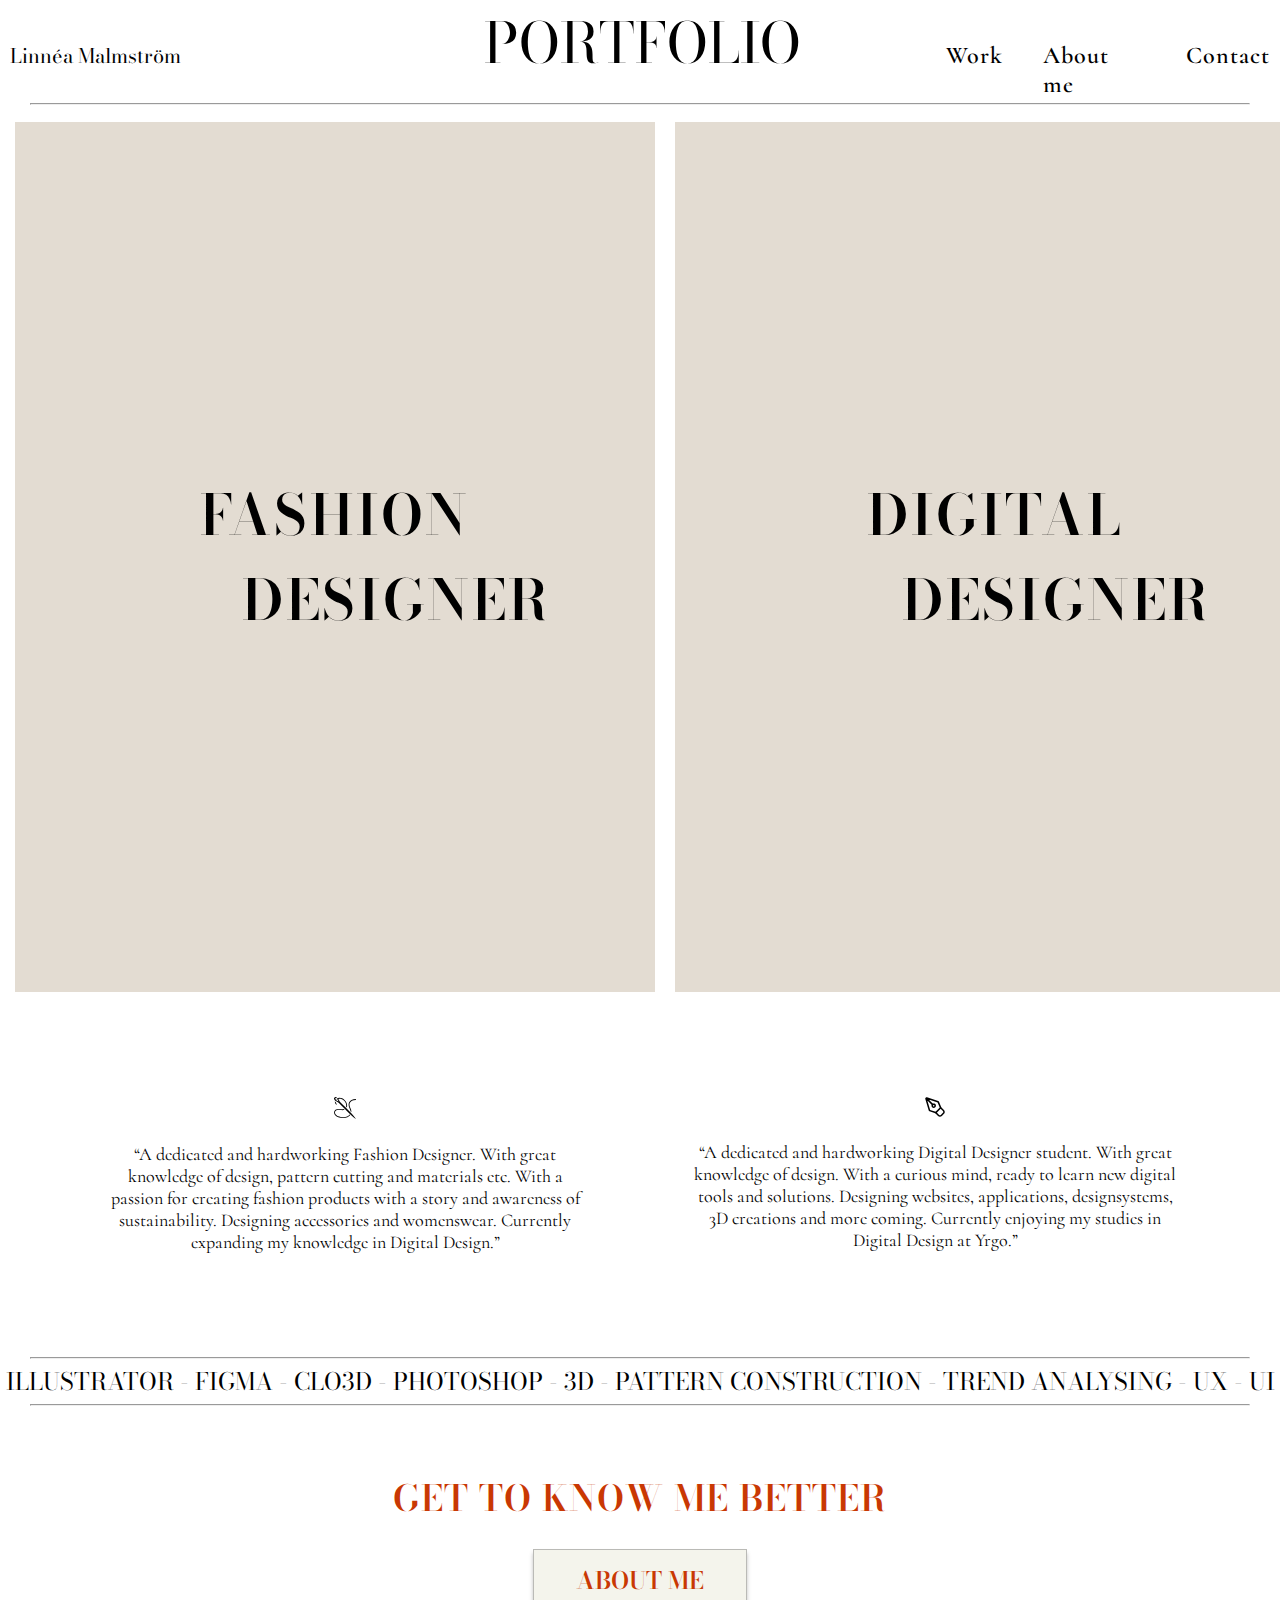
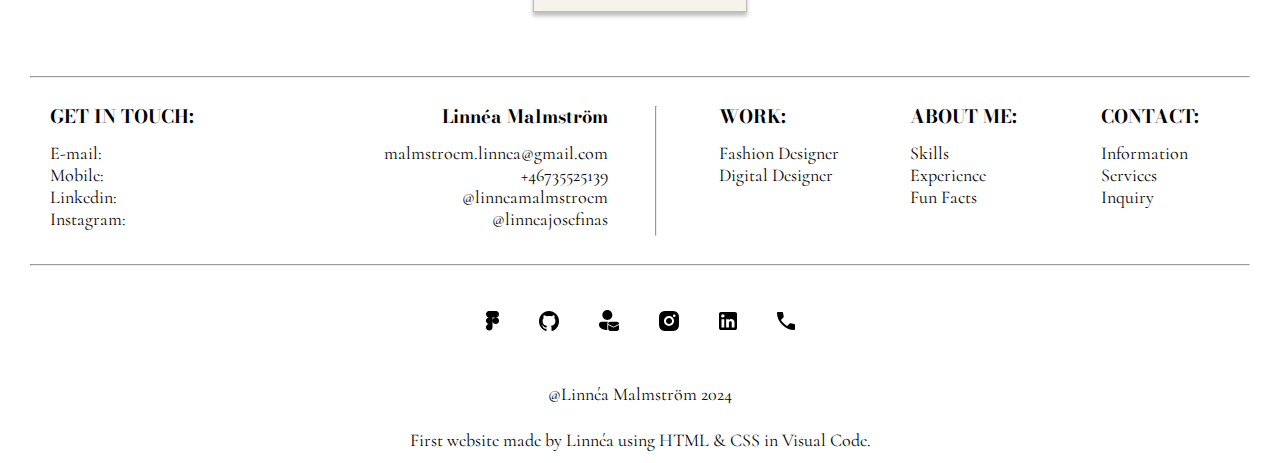
<file: index.html>
<!DOCTYPE html>
<html lang="sv">
     <head>
        <meta charset="UTF-8" />
        <meta name="viewport" content="width=device-width, initial-scale=1.0" />
        <link rel="stylesheet" href="style.css">
       <link rel="preconnect" href="https://fonts.googleapis.com">
        <link rel="preconnect" href="https://fonts.gstatic.com" crossorigin>
        <link href="https://fonts.googleapis.com/css2?family=Bodoni+Moda:ital,opsz,wght@0,6..96,400..900;1,6..96,400..900&family=Cormorant+Upright:wght@300;400;500;600;700&family=Cormorant:ital,wght@0,300..700;1,300..700&family=Crimson+Pro:ital,wght@0,200..900;1,200..900&family=Figtree:ital,wght@0,300..900;1,300..900&family=Playfair+Display:ital,wght@0,400..900;1,400..900&display=swap" rel="stylesheet">
        </head>
        <body>
            <div class="toolbar">
                 <div class="container toolbar-wrapper">
                <div class="logo-wrapper">Linnéa Malmström</div>
                <div class="header-wrapper">PORTFOLIO</div>
                <div class="menu-wrapper">               
                   <div class="dropdown">
                        <a href="#work" class="toolbar-item">Work</a>
                         <div class="dropdown-content">
                          <a href="#option1">Fashion Designer</a>
                          <a href="#option2">Digital Designer</a>
                      </div>
                     </div>
                <a href="#about-me" class="toolbar-item">About me</a>
                <a href="#contact" class="toolbar-item">Contact</a>
                </div>
                <div class="mobile-menu-icon">
                    <img src="menu-icon.svg" alt="Menu" width="24" height="24">
                </div>
                </div>
                <hr>
            </div>
            <main>
                <div class="container hero-section">
                     <a href="fashion.html">
                          <div class="content">
                             <div class="image"></div>
                             <div class="overlay-text">
                                <h2>FASHION</h2>
                                <h2 class="text-over-images">DESIGNER</h2>
                            </div>
                        </div>
                  </a>
            <div class=" container hero-section">
                 <div class="content">
                    <div class="image-b"></div>
                    <div class="overlay-text">
                        <h2>DIGITAL</h2>
                        <h2 class="text-over-images">DESIGNER</h2>
                    </div>
                 </div>
             </div>
        </div>
            <div class="text-box-section">
                <div class="text-box">
                    <img src="needle-icon.svg" alt="Needle icon" class="icon">
                    <p>“A dedicated and hardworking Fashion Designer. With great knowledge of design, pattern cutting and materials etc. With a passion for creating fashion products with a story and awareness of sustainability. Designing accessories and womenswear. Currently expanding my knowledge in Digital Design.”</p>
                </div>
                <div class="text-box">
                    <img src="pen-icon.svg" alt="Pen icon" class="icon">
                    <p>“A dedicated and hardworking Digital Designer student. With great knowledge of design. With a curious mind, ready to learn new digital tools and solutions. Designing websites, applications, designsystems, 3D creations and more coming. Currently enjoying my studies in Digital Design at Yrgo.”</p>
                </div>
            </div>
            <div class="skills-banner">
                <hr>
                <div class="skills-text">
                    <p class="skills-text">ILLUSTRATOR - FIGMA - CLO3D - PHOTOSHOP - 3D  - PATTERN CONSTRUCTION - TREND ANALYSING - UX - UI</p>
                    <hr>
                </div>
            </div>
            <div class="get-to-know-me">
                <h3>GET TO KNOW ME BETTER</h3>
                <button class="btn">ABOUT ME</button>
            </div>
        </main>
        <footer>
            <hr>
           <div class="footer-container">
                <div class="footer-section-contact-card">
                    <h4>GET IN TOUCH:</h4>
                    <p>E-mail:</p>
                    <p>Mobile:</p>
                    <p>Linkedin:</p>
                    <p>Instagram:</p>
                </div>
                <div class="footer-section-contact-card-answer">
                    <h4>Linnéa  Malmström</h4>
                    <p>malmstroem.linnea@gmail.com</p>
                    <p>+46735525139</p>
                    <p>@linneamalmstroem</p>
                    <p>@linneajosefinas</p>
                </div>
                <hr class="vertical-hr">
                <div class="footer-section">
                    <h4>WORK:</h4>
                    <p>Fashion Designer</p>
                    <p>Digital Designer</p>
                </div>
                <div class="footer-section">
                    <h4>ABOUT ME:</h4>
                    <p>Skills</p>
                    <p>Experience</p>
                    <p>Fun Facts</p>
                </div>
                <div class="footer-section">
                    <h4>CONTACT:</h4>
                    <p>Information</p>
                    <p>Services</p>
                    <p>Inquiry</p>
                </div>
            </div>
            <hr>
            <div class="icon-bar">
                <img src="figma-icon.svg" alt="figma icon" class="icon">
                <img src="github-icon.svg" alt="github icon" class="icon">
                <img src="contact-icon.svg" alt="contact me" class="icon">
                <img src="instagram-icon.svg" alt="instagram icon" class="icon">
                <img src="linkedin-icon.svg" alt="linkedin icon" class="icon">
                <img src="call-icon.svg" alt="call icon" class="icon">
            </div>
            <div class="footer-copyright">@Linnéa Malmström 2024</div>
            <div class="footer-bottom-text">First website made by Linnéa using HTML & CSS in Visual Code.</div>
        </footer>
        </body>
</file>
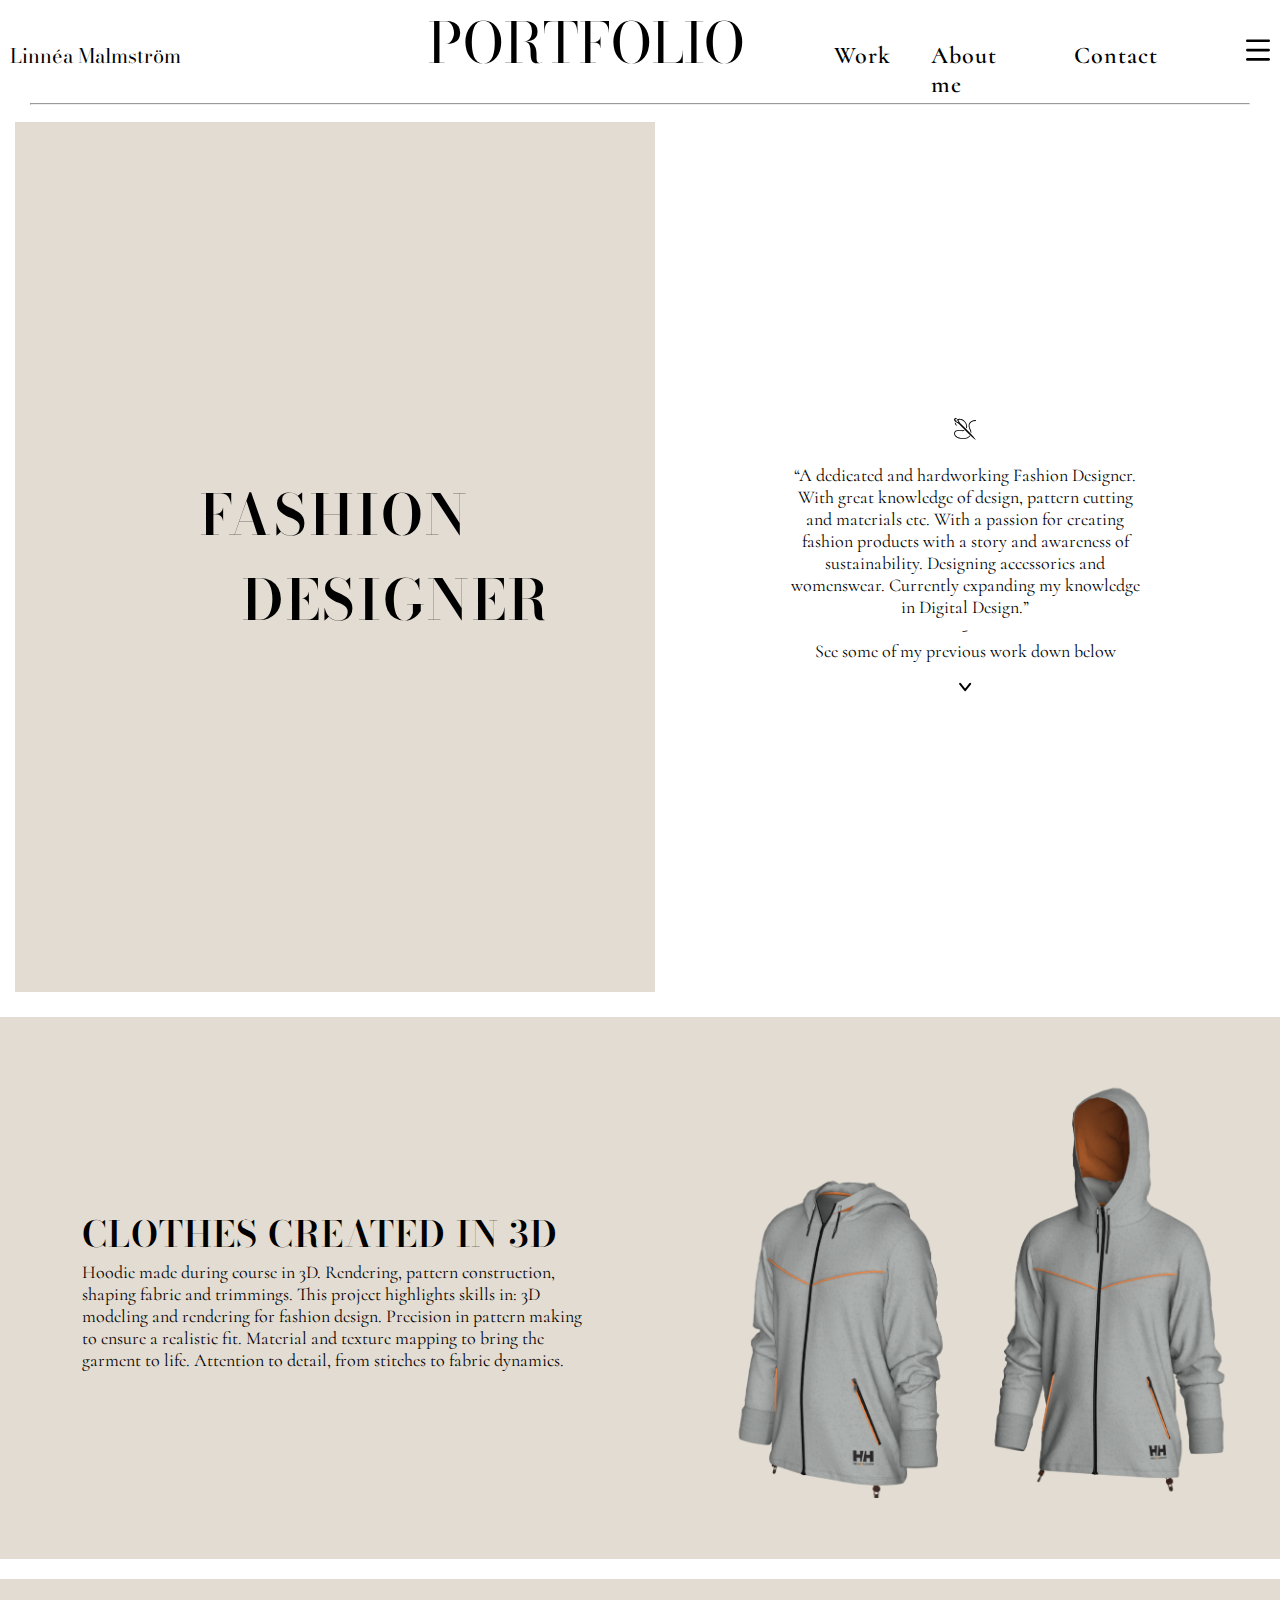
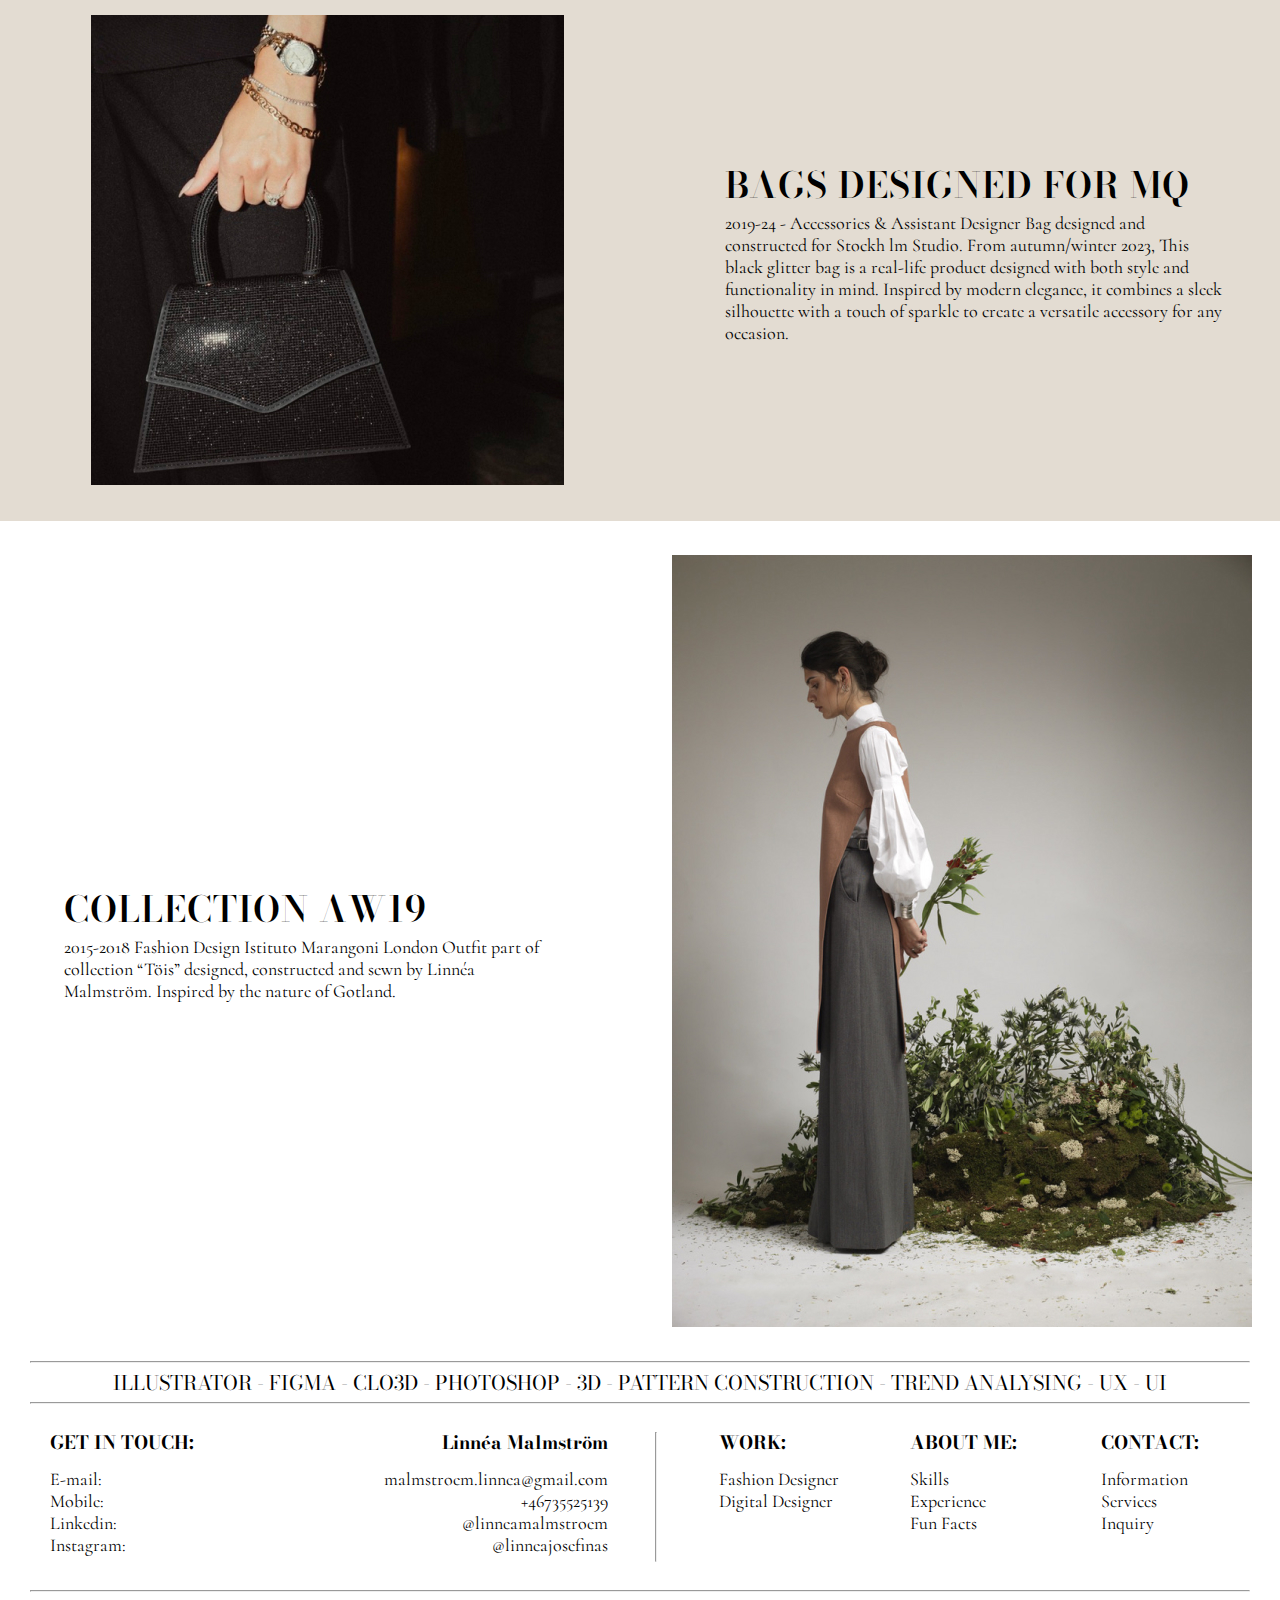
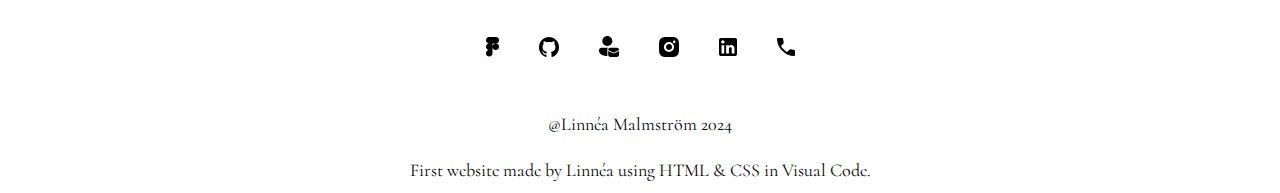
<file: fashion.html>
<!DOCTYPE html>
<html lang="sv">
     <head>
        <meta charset="UTF-8" />
        <meta name="viewport" content="width=device-width, initial-scale=1.0" />
        <link rel="stylesheet" href="style-fashion.css">
       <link rel="preconnect" href="https://fonts.googleapis.com">
        <link rel="preconnect" href="https://fonts.gstatic.com" crossorigin>
        <link href="https://fonts.googleapis.com/css2?family=Bodoni+Moda:ital,opsz,wght@0,6..96,400..900;1,6..96,400..900&family=Cormorant+Upright:wght@300;400;500;600;700&family=Cormorant:ital,wght@0,300..700;1,300..700&family=Crimson+Pro:ital,wght@0,200..900;1,200..900&family=Figtree:ital,wght@0,300..900;1,300..900&family=Playfair+Display:ital,wght@0,400..900;1,400..900&display=swap" rel="stylesheet">
        </head>
        <body>
            <div class="toolbar">
                 <div class="container toolbar-wrapper">
                <div class="logo-wrapper">Linnéa Malmström</div>
                <div class="header-wrapper">PORTFOLIO</div>
                <div class="menu-wrapper">               
                   <div class="dropdown">
                        <a href="#work" class="toolbar-item">Work</a>
                         <div class="dropdown-content">
                          <a href="#option1">Fashion Designer</a>
                          <a href="#option2">Digital Designer</a>
                      </div>
                     </div>
                <a href="#about-me" class="toolbar-item">About me</a>
                <a href="#contact" class="toolbar-item">Contact</a>
                </div>
                <div class="mobile-menu-icon">
                <img src="menu-icon.svg" alt="Menu" width="24" height="24">
                </div>
                </div>
                <hr>
            </div>
            <main>
            <div class="container hero-section">
            <div class="content">
                <div class="image"></div>
                 <div class="overlay-text"><h2>FASHION</h2>
                    <h2 class="text-over-images">DESIGNER</h2>
                </div>
            </div>
            <div class="container-text">
                <div class="text-box">
                    <img src="needle-icon.svg" alt="Needle icon" class="icon">
                    <p>“A dedicated and hardworking Fashion Designer. With great knowledge of design, pattern cutting and materials etc. With a passion for creating fashion products with a story and awareness of sustainability. Designing accessories and womenswear. Currently expanding my knowledge in Digital Design.” </p>
                    <p>-</p>
                    <p>See some of my previous work down below</p>
                    <img src="arrow-down-icon.svg" alt="arrow down icon" class="icon">
                </div>          
             </div>
            </div>
            <div class="container-second-section">
                <div class="text-box-second-section">
                    <h3>CLOTHES CREATED IN 3D</h3>
                    <p> Hoodie made during course in 3D. 
                        Rendering, pattern construction, shaping fabric and trimmings. This project highlights skills in:
                        3D modeling and rendering for fashion design.
                        Precision in pattern making to ensure a realistic fit. Material and texture mapping to bring the garment to life. Attention to detail, from stitches to fabric dynamics.
                    </p>
                </div>
                <img src="hoodie-image.png" alt="grey hoodie in 3D" class="hoodie-image">
            </div>
        </div>
            <div class="container-third-section">
                <img src="bag-image.jpg" alt="black glitter bag" class="bag-image">
                    <div class="text-box-third-section">
                    <h3>BAGS DESIGNED FOR MQ</h3>
                    <p> 2019-24 - Accessories & Assistant Designer
                        Bag designed and constructed for Stockh lm Studio. From autumn/winter 2023, 
                        This black glitter bag is a real-life product designed with both style and functionality in mind. Inspired by modern elegance, it combines a sleek silhouette with a touch of sparkle to create a versatile accessory for any occasion.
                    </p>
                </div>
            </div>
            <div class="container-fourth-section">
                <div class="text-box-fourth-section">
                    <h3>COLLECTION AW19 </h3>
                    <p>2015-2018 Fashion Design Istituto Marangoni London
                    Outfit part of collection “Töis” designed, constructed and sewn by Linnéa Malmström. Inspired by the nature of Gotland.
                    </p>
                </div>
                    <img src="collection-image.jpg" alt="image of woman in outfit with flowers" class="collection-image">
                </div>
            </div>
        </div>            
        <div class="skills-banner"></div>
                <hr>
                <div class="skills-text">
                    <p class="skills-text">ILLUSTRATOR - FIGMA - CLO3D - PHOTOSHOP - 3D  - PATTERN CONSTRUCTION - TREND ANALYSING - UX - UI</p>
                </div>
        </main>
        <footer>
            <hr>
            <div class="footer-container">
                <div class="footer-section-contact-card">
                    <h4>GET IN TOUCH:</h4>
                    <p>E-mail:</p>
                    <p>Mobile:</p>
                    <p>Linkedin:</p>
                    <p>Instagram:</p>
                </div>
                <div class="footer-section-contact-card-answer">
                    <h4>Linnéa  Malmström</h4>
                    <p>malmstroem.linnea@gmail.com</p>
                    <p>+46735525139</p>
                    <p>@linneamalmstroem</p>
                    <p>@linneajosefinas</p>
                </div>
                <hr class="vertical-hr">
                <div class="footer-section">
                    <h4>WORK:</h4>
                    <p>Fashion Designer</p>
                    <p>Digital Designer</p>
                </div>
                <div class="footer-section">
                    <h4>ABOUT ME:</h4>
                    <p>Skills</p>
                    <p>Experience</p>
                    <p>Fun Facts</p>
                </div>
                <div class="footer-section">
                    <h4>CONTACT:</h4>
                    <p>Information</p>
                    <p>Services</p>
                    <p>Inquiry</p>
                </div>
            </div>
            <hr>
            <div class="icon-bar">
            <a href="https://www.figma.com/" target="_blank">
             <img src="figma-icon.svg" alt="figma icon" class="icon">
            </a>
            <a href="https://github.com/Linnea-J-M" target="_blank">
            <img src="github-icon.svg" alt="github icon" class="icon">
            </a>
            <a href="malmstroem.linnea@gmail.com">
            <img src="contact-icon.svg" alt="contact me" class="icon">
            </a>
            <a href="https://www.instagram.com/linneajosefinas" target="_blank">
            <img src="instagram-icon.svg" alt="instagram icon" class="icon">
            </a>
            <a href="https://www.linkedin.com/in/linneamalmstroem" target="_blank">
            <img src="linkedin-icon.svg" alt="linkedin icon" class="icon">
            </a>
            <a href="tel:+46735525139">
             <img src="call-icon.svg" alt="call icon" class="icon">
            </a>
            </div>
            <div class="footer-copyright">@Linnéa Malmström 2024</div>
            <div class="footer-bottom-text">First website made by Linnéa using HTML & CSS in Visual Code.</div>
        </footer>
        </body>
</file>
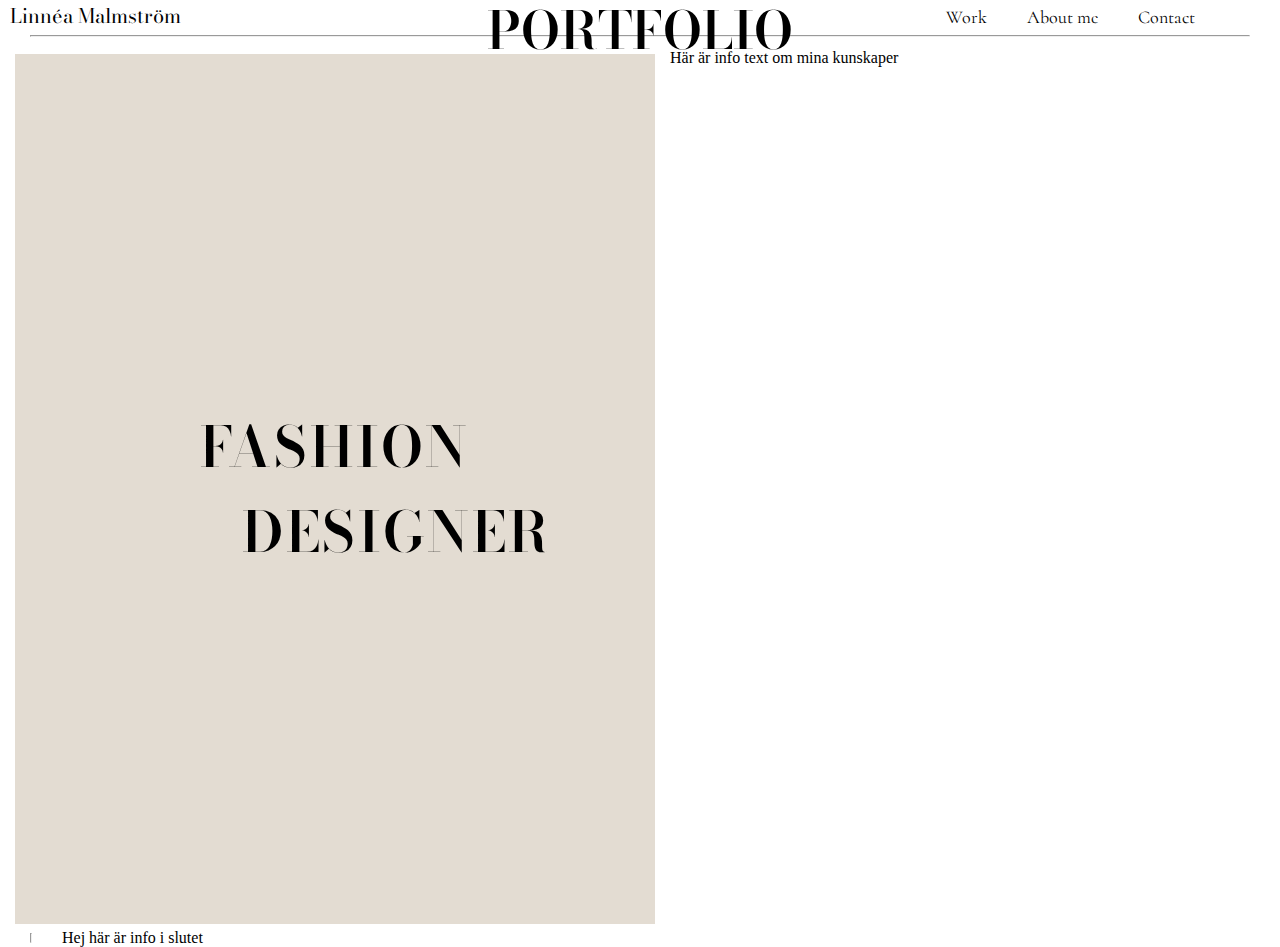
<file: index 2.html>
<!DOCTYPE html>
<html lang="sv">
     <head>
        <meta charset="UTF-8" />
        <meta name="viewport" content="width=device-width, initial-scale=1.0" />
        <link rel="stylesheet" href="style.css">
       <link rel="preconnect" href="https://fonts.googleapis.com">
        <link rel="preconnect" href="https://fonts.gstatic.com" crossorigin>
        <link href="https://fonts.googleapis.com/css2?family=Bodoni+Moda:ital,opsz,wght@0,6..96,400..900;1,6..96,400..900&family=Cormorant+Upright:wght@300;400;500;600;700&family=Cormorant:ital,wght@0,300..700;1,300..700&family=Crimson+Pro:ital,wght@0,200..900;1,200..900&family=Figtree:ital,wght@0,300..900;1,300..900&family=Playfair+Display:ital,wght@0,400..900;1,400..900&display=swap" rel="stylesheet">
        </head>
        <body>
            <div class="toolbar">
                 <div class="container toolbar-wrapper">
                <div class="logo-wrapper">Linnéa Malmström</div>
                <div class="menu-wrapper">               
                <p> Work </p>
                <p> About me </p>
                <p> Contact </p>
                </div>
                </div>
                <hr>
            </div>
            <main>
            <div class="overlay-container">
                <h1>PORTFOLIO</h1>
            </div>
            <div class="container hero-section">
            <div class="content">
                <div class="image"></div>
                 <div class="overlay-text"><h2>FASHION</h2>
                    <h2 class="text-over-images">DESIGNER</h2>
                </div>
            </div>
            <div class=" container text">
                <p3> Här är info text om mina kunskaper</p3>
           </div>
            </div>
        </main>
        <footer>
            <div class="footer">
                <hr>
                <p2>Hej här är info i slutet</p2>
            </div>
        </footer>
        </body>
</file>
<file: style.css>
* {
   box-sizing: border-box;
    margin: 0;
}
.body {
    background-color: #F4F4EC;
    font-family: 'cormorant', sans-serif;
}
.toolbar {
    padding: 0 0 8px 0;
}
hr {
    margin: 4px;
    margin-left: 30px;
    margin-right: 30px;
}
.container {
    max-width: 1340px;
    margin: 0 auto;
    padding: 0 10px;
}
.toolbar-wrapper{
    display: flex;
    align-items: baseline;
    justify-content: space-between;
}
.menu-wrapper {
    display: flex;
    gap: 40px;
    width: 324px;
}
.mobile-menu-icon {
    display: none;
    cursor: pointer;
}
.menu-wrapper.mobile {
    display: none;
}
.logo-wrapper {
    font-size: 1.25rem;
    font-family: 'Bodoni Moda', sans-serif;
    font-weight: 400px;
    color: black;
    width: 324px;
}
.header-wrapper {
    display: flex;
    padding: 0 6px;
    font-size: 3.5rem;
    font-family: 'Bodoni Moda';
    width: 324px;
    height: 74px;
}
.dropdown {
      float: left;
      position: relative;
    }
.dropdown-content {
      display: none;
      position: absolute;
      background-color: #f9f9f9;
      min-width: 160px;
      box-shadow: 0px 8px 16px rgba(0, 0, 0, 0.2);
      z-index: 1;
    }
.dropdown-content a {
      color: black;
      padding: 12px 8px;
      text-decoration: none;
      font-family: 'cormorant', sans-serif;
      font-size: 1.25rem;
      font-weight: 600;
      display: block;
      text-align: left;
    }
.dropdown-content a:hover {
      background-color: #f1f1f1;
      color: #C93803;
      text-decoration: underline;
    }
.dropdown:hover .dropdown-content {
      display: block;
    }
main h1 {
    text-align: center;
    font-family: 'Bodoni Moda', sans-serif;
    margin: -16px 0;
    font-size: 3.25rem;
    font-weight: 600;
    color: black;
}
.overlay-container {
    position: fixed; 
    top: 6px;
    text-align: center;
    width: 100%;
    z-index: 10;
    pointer-events: none;
}
h2 {
    transition: 800ms ease-in-out;
    font-family: 'Bodoni Moda', sans-serif;
    font-size: 3.5rem;
    font-weight: 600;
    letter-spacing: 2.8px;
}
h2:hover{
    text-decoration: none;
    color: #C93803;
}
h3 {
    font-size: 2.25rem;
    font-family: 'bodoni moda', sans-serif;
    font-weight: 600;
    letter-spacing: 1px;
    color: #C93803;
}
.text-over-images {
    padding-left: 20%;
}
.toolbar-item {
    font-size: 1.5rem;
    font-family: 'cormorant', sans-serif;
    font-weight: 600;
    color: black;
    text-decoration: none;
    letter-spacing: 1px;
}
.toolbar-item:hover{
    text-decoration: underline;
    letter-spacing: 1px;
            color: #C93803;
}
p {
    font-family: 'cormorant',sans-serif;
    font-size: 1.125rem;
}
.hero-section {
    display: flex;
}
.hero-section > div {
    flex: 1;
}
.hero-section .content {
    height: 870px;
    min-width: 640px;
    background-color: #E3DCD2;
    padding: 20px;
    display: flex;
    flex-direction: column;
    justify-content: center;
    align-items: center;
    margin: 5px;
}
.overlay-text {
    position: absolute;
    color: black;
    padding: 10px;
    text-align: center;
}
.image {
  background-image: url('Fashion-image-1.jpeg');
    width: 100%;
    height: 100%;
    object-fit: cover;
    opacity: 0;
    transition: opacity 0.6s ease;
}
.content:hover .image {
    opacity: 1;
}
.image-b {
     background-image: url('Digital-designer-image-1.jpg');
    width: 100%;
    height: 100%;
    object-fit: cover;
    background-size: cover;
    background-position: center;
    background-repeat: no-repeat;
    opacity: 0;
    transition: opacity 0.6s ease;
}
.content:hover .image-b {
    opacity: 1;
}
.text-box-section {
    display: flex;
    justify-content: space-around;
    gap: 20px;
    padding: 60px;
    padding-bottom: 80px;
}
.text-box {
    width: 45%;
    text-align: center;
    padding: 20px;
}
.skills-text {
    font-family: 'Bodoni Moda', sans-serif;
    font-size: 1.5rem;
    text-align: center;
}
.get-to-know-me {
    display: flex;
    flex-direction: column;
    align-items: center;
    padding: 20px;
    gap: 24px;
    padding-bottom: 60px;
    padding-top: 60px;
}
.icon {
    padding: 20px;
}
.btn {
    display: flex;
    width: 214px;
    padding: 12px;
    justify-content: center;
    align-items: center;
    gap: 10px;
    border: 1px solid rgba(128, 128, 128, 0.50);
    box-shadow: 0px 4px 4px 0px rgba(0, 0, 0, 0.25);
    font-family: 'Bodoni Moda', sans-serif;
    font-size: 1.5rem;
    font-weight: 600;
    color: #C93803;
    background-color: #F4F4EC;
}
.btn:hover {
    color: black;
    background-color: white;
    text-decoration: underline;
}
.footer {
    display: flex;
    width: auto;
    padding: 24 40px;
}
.footer-container {
    display: flex;
    justify-content: space-between;
    align-items: flex-start;
    padding: 20px;
}
.footer-section-contact-card {
width: 23%;
padding-left: 30px;
}
.footer-section-contact-card-answer {
width: 23%;
text-align: end;
}
.footer-section {
    width: 14%;
    padding: 0 15px;
}
.footer-container h4 {
    font-size: 1.15rem;
    font-family: 'bodoni moda', sans-serif;
    color: black;
    padding-bottom: 12px;
}
.icon-bar {
    display: flex;
    align-items: center;
    justify-content: center;
    padding: 20px;
}
.footer-copyright {
    display: flex;
    align-items: center;
    justify-content: center;
    padding: 12px;    
    font-family: 'cormorant',sans-serif;
    font-size: 1.125rem;
}
.footer-bottom-text {
    display: flex;
    align-items: center;
    justify-content: center;
    padding: 12px;   
    font-family: 'cormorant',sans-serif;
    font-size: 1.125rem; 
}
.vertical-hr {
    height: 130px;
}
.container text {
    background-color: none;
    padding: 300px 48px;
    margin: 20px;  
}

@media (max-width: 768px) {
    .text-box-section {
        flex-direction: column;
        padding: 20px;
        max-width: 100%;
    }
    .text-box {
    width: 100%;
    }
    .footer-container {
        flex-direction: column;
        align-items: center;
        gap: 20px;
    }
    .toolbar-wrapper {
        flex-direction: column;
        align-items: center;
        gap: 20px;
    }
    
    .menu-wrapper {
        width: 100%;
        justify-content: center;
        gap: 20px;
    }
    .mobile-menu-icon {
        display: block;
        position: absolute;
        top: 20px;
        right: 20px;
        z-index: 100;
    }

    .menu-wrapper {
        display: none;
    }

    .menu-wrapper.mobile {
        display: flex;
        flex-direction: column;
        position: absolute;
        top: 60px;
        right: 0;
        background-color: #F4F4EC;
        width: 200px;
        padding: 20px;
        box-shadow: 0px 8px 16px rgba(0, 0, 0, 0.2);
        z-index: 99;
    }

    .menu-wrapper.mobile .toolbar-item {
        padding: 10px;
        text-align: center;
    }

    .header-wrapper {
        order: 1;
        width: 100%;
        justify-content: center;
        height: auto;
        font-size: 2.5rem;
    }
    .logo-wrapper {
        order: 2;
        width: 100%;
        text-align: center;
    }
    
    .hero-section {
        flex-direction: column;
        margin: 0;
        padding: 0;
    }
    
    .hero-section .content {
        min-width: 100%;
        height: 400px;
        margin: 5px 0;
    }
     .image {
        opacity: 1;
        height: 400px;
        background-size: cover;
        background-position: center;        
        transform: scale(1.05);
        transition: transform 0.8s ease;
    }
   .image-b {
        opacity: 1;
        height: 400px;
        background-size: cover;
        background-position: center;
        transform: scale(1.02);
        transition: transform 0.8s ease;
   }
    .content:active .image,
    .content:active .image-b {
        transform: scale(1);
    }
    .text-box-section {
        flex-direction: column;
        padding: 20px;
    }
    
    .text-box {
        width: 100%;
    }
    .skills-text {
        font-size: 1rem;
    }
    .get-to-know-me {
        font-size: 1rem;
        padding: 20px 15px;
    }

    .footer-container {
        flex-wrap: wrap;
        justify-content: center;
        gap: 30px;
    }

    .footer-section-contact-card,
    .footer-section-contact-card-answer {
        width: 45%;
        text-align: center;
        padding: 0 15px;
        display: none;
    }

    .footer-section {
        width: 100%;
        text-align: center;
        padding: 0;
    }
    .vertical-hr {
        display: none;
    }

    h2 {
        font-size: 2.5rem;
         animation: colorChange 3s ease-in-out forwards;
    }
    
    h3 {
        font-size: 1.25rem;
        text-align: center;
    }
    
    .toolbar-item {
        font-size: 1.25rem;
    }
}

@media (max-width: 480px) {
    .menu-wrapper {
        flex-direction: column;
        align-items: center;
    }
    
    h2 {
        font-size: 2rem;
    }
    
    .text-over-images {
        padding-left: 10%;
    }
    
    .get-to-know-me {
        padding: 20px 15px;
    }
    
    .vertical-hr {
        display: none;
    }

    .btn {
        scale: 70%;
        width: 180px;
        font-size: 1.25rem;
    }
    
    .footer-section-contact-card,
    .footer-section-contact-card-answer {
        width: 48%;
    }
    .footer-bottom-text,
    .footer-copyright {
        font-size: 1rem;
    }
}
 @keyframes colorChange {
        0% {
            color: black;
        }
        100% {
            color: #C93803;
        }
    }
</file>
<file: style-fashion.css>
* {
   box-sizing: border-box;
    margin: 0;
}
.body {
    background-color: #F4F4EC;
    font-family: 'cormorant', sans-serif;
}
.toolbar {
    padding: 0 0 8px 0;
}
hr {
    margin: 4px;
    margin-left: 30px;
    margin-right: 30px;
}
.container {
    max-width: 1340px;
    margin: 0 auto;
    padding: 0 10px;
}
.toolbar-wrapper{
    display: flex;
    align-items: baseline;
    justify-content: space-between;
}
.menu-wrapper {
    display: flex;
    gap: 40px;
    width: 324px;
}
.logo-wrapper {
    font-size: 1.25rem;
    font-family: 'Bodoni Moda', sans-serif;
    font-weight: 400px;
    color: black;
    width: 324px;
}
.header-wrapper {
    display: flex;
    padding: 0 6px;
    font-size: 3.5rem;
    font-family: 'Bodoni Moda';
    width: 324px;
    height: 74px;
}
.dropdown {
      float: left;
      position: relative;
    }
.dropdown-content {
      display: none;
      position: absolute;
      background-color: #f9f9f9;
      min-width: 160px;
      box-shadow: 0px 8px 16px rgba(0, 0, 0, 0.2);
      z-index: 1;
    }
.dropdown-content a {
      color: black;
      padding: 12px 8px;
      text-decoration: none;
      font-family: 'cormorant', sans-serif;
      font-size: 1.25rem;
      font-weight: 600;
      display: block;
      text-align: left;
    }
.dropdown-content a:hover {
      background-color: #f1f1f1;
      color: #C93803;
      text-decoration: underline;
    }
.dropdown:hover .dropdown-content {
      display: block;
    }
main h1 {
    text-align: center;
    font-family: 'Bodoni Moda', sans-serif;
    margin: -16px 0;
    font-size: 3.25rem;
    font-weight: 600;
    color: black;
}
.overlay-container {
    position: fixed; 
    top: 6px;
    text-align: center;
    width: 100%;
    z-index: 10;
    pointer-events: none;
}
h2 {
    transition: 800ms ease-in-out;
    font-family: 'Bodoni Moda', sans-serif;
    font-size: 3.5rem;
    font-weight: 600;
    letter-spacing: 2.8px;
}
h2:hover{
    text-decoration: none;
    color: #C93803;
}
h3 {
    font-size: 2.25rem;
    font-family: 'bodoni moda', sans-serif;
    font-weight: 600;
    letter-spacing: 1px;
    color: #C93803;
}
.text-over-images {
    padding-left: 20%;
}
.toolbar-item {
    font-size: 1.5rem;
    font-family: 'cormorant', sans-serif;
    font-weight: 600;
    color: black;
    text-decoration: none;
    letter-spacing: 1px;
}
.toolbar-item:hover{
    text-decoration: underline;
    letter-spacing: 1px;
            color: #C93803;
}
p {
    font-family: 'cormorant',sans-serif;
    font-size: 1.125rem;
}
.hero-section {
    display: flex;
    margin-bottom: 20px;
}
.hero-section > div {
    flex: 1;
    display: flex;
    justify-content: center;
    align-items: center;
    padding: 0 10px;
}
.hero-section .content {
    height: 870px;
    min-width: 640px;
    background-color: #E3DCD2;
    padding: 20px;
    display: flex;
    flex-direction: column;
    justify-content: center;
    align-items: center;
    margin: 5px;
}
.overlay-text {
    position: absolute;
    color: black;
    padding: 10px;
    text-align: center;
}
.image {
  background-image: url('Fashion-image-1.jpeg');
    width: 100%;
    height: 100%;
    object-fit: cover;
    opacity: 0;
    transition: opacity 0.6s ease;
}
.content:hover .image {
    opacity: 1;
}

.text-box {
    width: 68%;
    text-align: center;
    padding: 20px;
}
.skills-text {
    font-family: 'Bodoni Moda', sans-serif;
    font-size: 1.25rem;
    text-align: center;
}
.container-second-section, .container-third-section {
    width: 1316px;
    height: 542px;
    background-color: #E3DCD2;
    padding: 0 10px;
    display: flex;
    justify-content: space-around;
    align-items: center;
    margin: auto;
    margin-top: 20px;
}
.container-fourth-section {
    width: 1316px;
    height: 800px;
    padding: 0 10px;
    display: flex;
    justify-content: space-around;
    align-items: center;
    flex-direction: row;
    margin: auto;
    margin-top: 20px;
    margin-bottom: 20px;
}
.text-box-second-section,.text-box-third-section,.text-box-fourth-section {
    width: 500px;
    text-align: left;
}

.text-box-second-section h3,.text-box-third-section h3, .text-box-fourth-section h3 {
    font-size: 2.25rem;
    font-family: 'bodoni moda', sans-serif;
    font-weight: 600;
    letter-spacing: 1px;
    color: black;
}
.hoodie-image {
    width: 509px;
    height: 420px;
}
.bag-image {
    width: 473px;
    height: 470px;
}
.collection-image {
    width: 580px;
    height: 772px;
}
.icon {
    padding: 20px;
    transition: transform 0.3s ease;
}
.icon:hover {
    transform: scale(1.1);
}
.btn {
    display: flex;
    width: 214px;
    padding: 12px;
    justify-content: center;
    align-items: center;
    gap: 10px;
    border: 1px solid rgba(128, 128, 128, 0.50);
    box-shadow: 0px 4px 4px 0px rgba(0, 0, 0, 0.25);
    font-family: 'Bodoni Moda', sans-serif;
    font-size: 1.5rem;
    font-weight: 600;
    color: #C93803;
    background-color: #F4F4EC;
}
.btn:hover {
    color: black;
    background-color: white;
    text-decoration: underline;
}

.footer {
    display: flex;
    width: auto;
    padding: 24 40px;
}
.footer-container {
    display: flex;
    justify-content: space-between;
    align-items: flex-start;
    padding: 20px;
}
.footer-section-contact-card {
width: 23%;
padding-left: 30px;
}
.footer-section-contact-card-answer {
width: 23%;
text-align: end;
}
.footer-section {
    width: 14%;
    padding: 0 15px;
}
.footer-container h4 {
    font-size: 1.15rem;
    font-family: 'bodoni moda', sans-serif;
    color: black;
    padding-bottom: 12px;
}
.icon-bar {
    display: flex;
    align-items: center;
    justify-content: center;
    padding: 20px;
}
.footer-copyright {
    display: flex;
    align-items: center;
    justify-content: center;
    padding: 12px;    
    font-family: 'cormorant',sans-serif;
    font-size: 1.125rem;
}
.footer-bottom-text {
    display: flex;
    align-items: center;
    justify-content: center;
    padding: 12px;   
    font-family: 'cormorant',sans-serif;
    font-size: 1.125rem; 
}
.vertical-hr {
    height: 130px;
}

.container text {
    background-color: none;
    padding: 300px 48px;
    margin: 20px;  
}

@media (max-width: 768px) {
    .text-box-section {
        flex-direction: column;
        padding: 20px;
        max-width: 100%;
    }
    .text-box {
    width: 100%;
    }
    .footer-container {
        flex-direction: column;
        align-items: center;
        gap: 20px;
    }
    .toolbar-wrapper {
        flex-direction: column;
        align-items: center;
        gap: 20px;
    }
    
    .menu-wrapper {
        width: 100%;
        justify-content: center;
        gap: 20px;
    }
    .mobile-menu-icon {
        display: block;
        position: absolute;
        top: 20px;
        right: 20px;
        z-index: 100;
    }

    .menu-wrapper {
        display: none;
    }

    .menu-wrapper.mobile {
        display: flex;
        flex-direction: column;
        position: absolute;
        top: 60px;
        right: 0;
        background-color: #F4F4EC;
        width: 200px;
        padding: 20px;
        box-shadow: 0px 8px 16px rgba(0, 0, 0, 0.2);
        z-index: 99;
    }

    .menu-wrapper.mobile .toolbar-item {
        padding: 10px;
        text-align: center;
    }

    .header-wrapper {
        order: 1;
        width: 100%;
        justify-content: center;
        height: auto;
        font-size: 2.5rem;
    }
    .logo-wrapper {
        order: 2;
        width: 100%;
        text-align: center;
    }
    
    .hero-section {
        flex-direction: column;
        margin: 0;
        padding: 0;
    }
    
    .hero-section .content {
        min-width: 100%;
        height: 400px;
        margin: 5px 0;
    }
     .image {
        opacity: 1;
        height: 400px;
        background-size: cover;
        background-position: center;        
        transform: scale(1.05);
        transition: transform 0.8s ease;
    }
   
    .container-second-section, .container-third-section, .container-fourth-section {
        display: flex;
        flex-direction: column;
        align-items: center;
        padding: 20px;
        max-width: 100%;
        height: auto;
    }
    .container-second-section h3, 
    .container-third-section h3, 
    .container-fourth-section h3 {
        font-size: 1.25rem;
        text-align: center; 
    }

    .hoodie-image, .bag-image, .collection-image {
        width: 100%;
        height: auto;
        object-fit: cover;
        object-position: center;
        margin: 20px 0;
    }   

    .content:active .image {
        transform: scale(1);
    }
    .text-box-section {
        flex-direction: column;
        padding: 20px;
    }
    
    .text-box {
        width: 100%;
    }
    .skills-text {
        font-size: 1rem;
    }

    .footer-container {
        flex-wrap: wrap;
        justify-content: center;
        gap: 30px;
    }

    .footer-section-contact-card,
    .footer-section-contact-card-answer {
        width: 45%;
        text-align: center;
        padding: 0 15px;
        display: none;
    }

    .footer-section {
        width: 100%;
        text-align: center;
        padding: 0;
    }
    .vertical-hr {
        display: none;
    }

    h2 {
        font-size: 2.5rem;
         animation: colorChange 3s ease-in-out forwards;
    }
    
    h3 {
        font-size: 1.25rem;
        text-align: center;
    }
    p {
        font-size: 1rem;
        text-align: center;
    }
    .toolbar-item {
        font-size: 1.25rem;
    }
} 

@media (max-width: 480px) {
    .menu-wrapper {
        flex-direction: column;
        align-items: center;
    }
    
    h2 {
        font-size: 2rem;
    }
    
    .text-over-images {
        padding-left: 10%;
    }
    .text-box-second-section,
    .text-box-third-section,
    .text-box-fourth-section {
        width: 100%;
        padding: 15px;
    }

    
    .vertical-hr {
        display: none;
    }

    .btn {
        scale: 70%;
        width: 180px;
        font-size: 1.25rem;
    }
    
    .footer-section-contact-card,
    .footer-section-contact-card-answer {
        width: 48%;
    }
    .footer-bottom-text,
    .footer-copyright {
        font-size: 1rem;
        text-align: center;
    }
}
 @keyframes colorChange {
        0% {
            color: black;
        }
        100% {
            color: #C93803;
        }
    }
</file>
